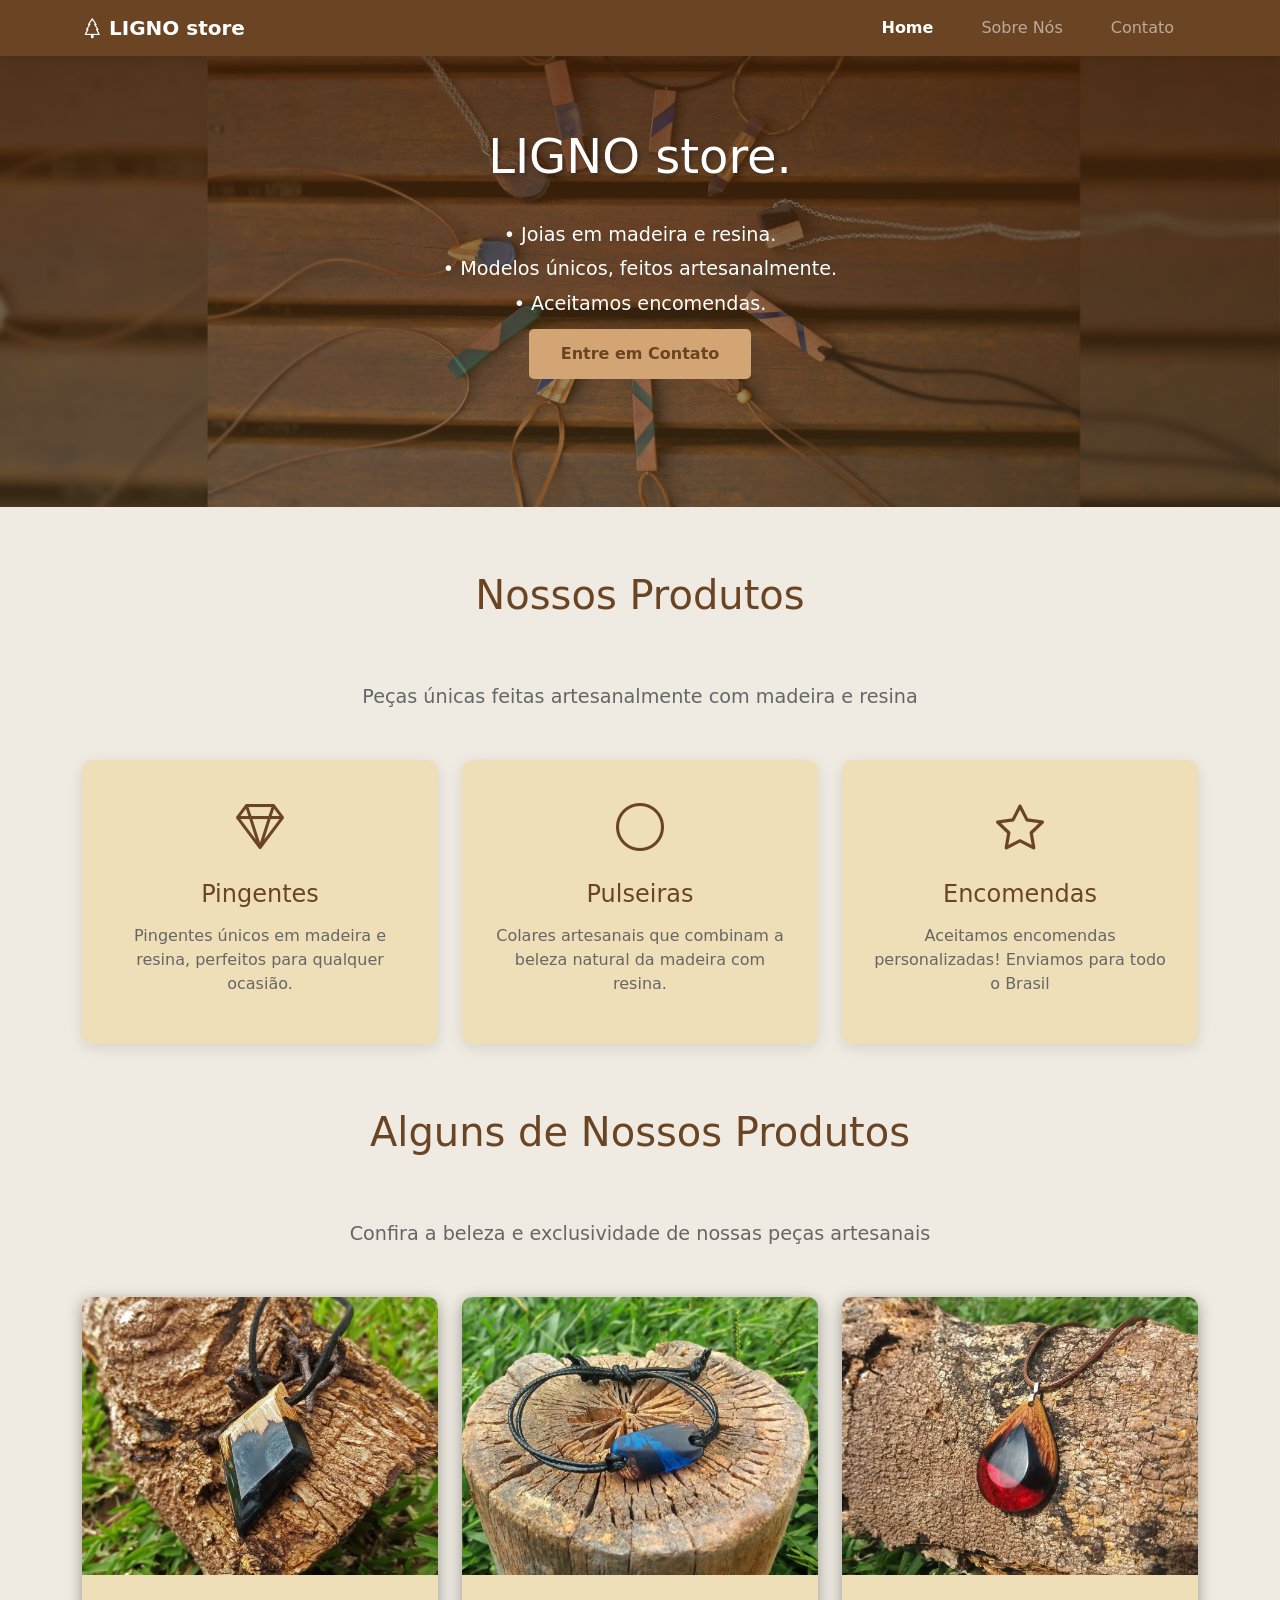
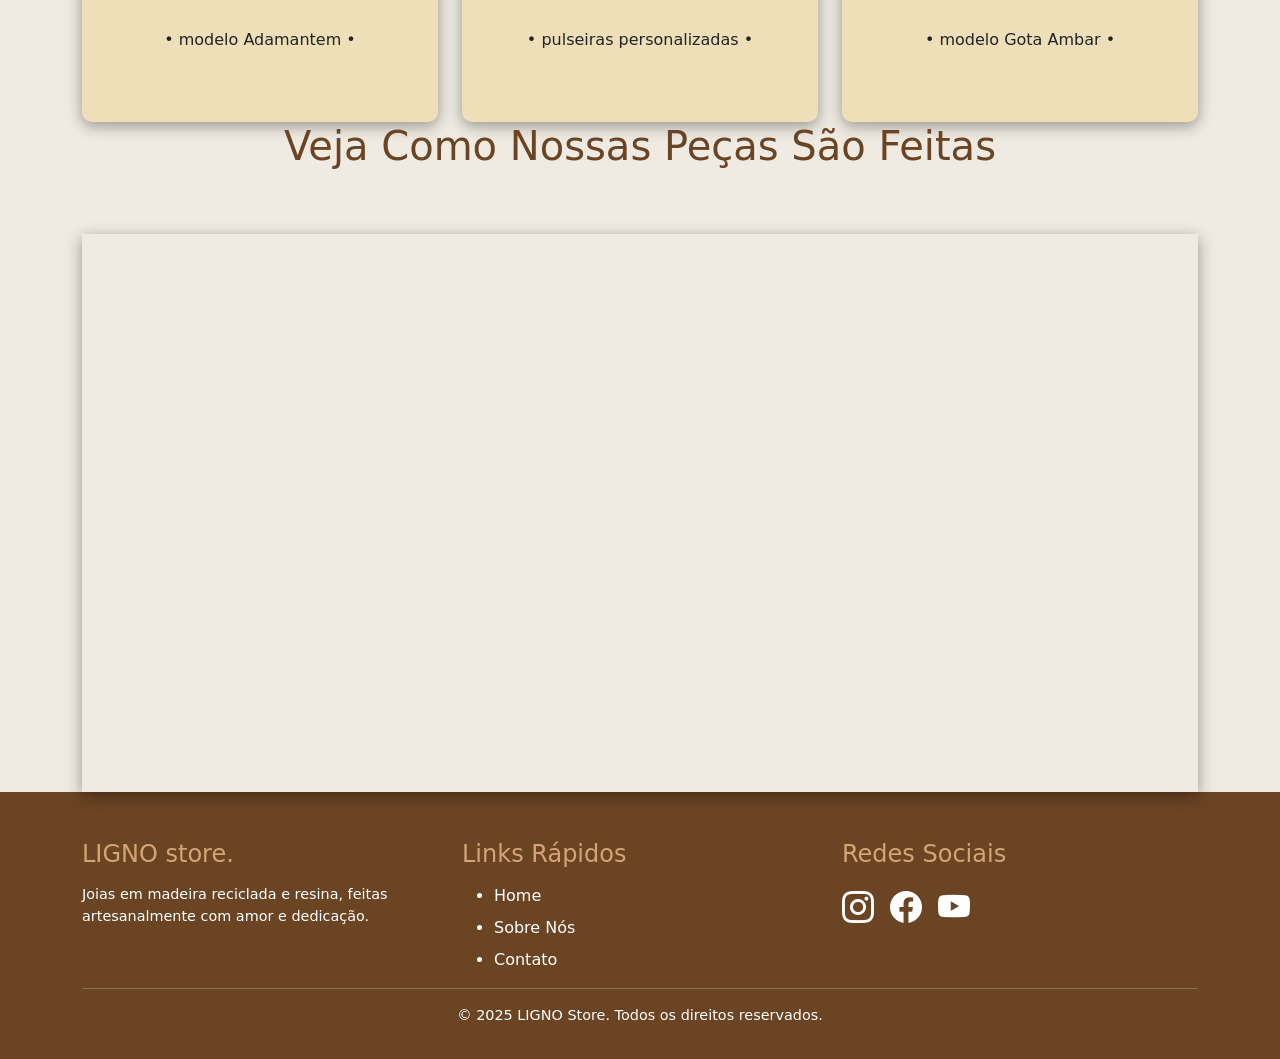
<file: index.html>
<!DOCTYPE html>
<html lang="pt-BR">

<head>
    <meta charset="UTF-8">
    <meta name="viewport" content="width=device-width, initial-scale=1.0">
    <title>LIGNO Store - Joias em Madeira e Resina</title>
    <link rel="stylesheet" href="style.css">
    <link href="https://cdn.jsdelivr.net/npm/bootstrap@5.3.0/dist/css/bootstrap.min.css" rel="stylesheet">
    <link rel="stylesheet" href="https://cdn.jsdelivr.net/npm/bootstrap-icons@1.11.0/font/bootstrap-icons.css">
</head>

<body>
    <!-- Cabeçalho -->
    <header>
        <nav class="navbar navbar-expand-lg navbar-dark">
            <div class="container">
                <a class="navbar-brand" href="index.html">
                    <i class="bi bi-tree"></i> LIGNO store
                </a>
                <button class="navbar-toggler" type="button" data-bs-toggle="collapse" data-bs-target="#navbarNav">
                    <span class="navbar-toggler-icon"></span>
                </button>
                <div class="collapse navbar-collapse" id="navbarNav">
                    <ul class="navbar-nav ms-auto">
                        <li class="nav-item">
                            <a class="nav-link active" href="index.html">Home</a>
                        </li>
                        <li class="nav-item">
                            <a class="nav-link" href="sobre.html">Sobre Nós</a>
                        </li>
                        <li class="nav-item">
                            <a class="nav-link" href="contato.html">Contato</a>
                        </li>
                    </ul>
                </div>
            </div>
        </nav>
    </header>

    <!-- Banner  -->
    <section class="banner">
        <div class="banner-content">
            <h1>LIGNO store.</h1>
            <p class="banner-description">
                • Joias em madeira e resina.<br>

                • Modelos únicos, feitos artesanalmente.<br>

                • Aceitamos encomendas.
            </p>
            <a href="contato.html" class="btn-custom">Entre em Contato</a>
        </div>
    </section>

    <!-- Seção destaque -->
    <section class="products-section">
        <div class="container">
            <h2 class="section-title">Nossos Produtos</h2>
            <p class="section-subtitle">Peças únicas feitas artesanalmente com madeira e resina</p>
            <div class="row g-4">
                <div class="col-md-4">
                    <div class="valor-card">
                        <div class="valor-icon">
                            <i class="bi bi-gem"></i>
                        </div>
                        <h3>Pingentes</h3>
                        <p>Pingentes únicos em madeira e resina, perfeitos para qualquer ocasião.</p>
                    </div>
                </div>
                <div class="col-md-4">
                    <div class="valor-card">
                        <div class="valor-icon">
                            <i class="bi bi-circle"></i>
                        </div>
                        <h3>Pulseiras</h3>
                        <p>Colares artesanais que combinam a beleza natural da madeira com resina.</p>
                    </div>
                </div>
                <div class="col-md-4">
                    <div class="valor-card">
                        <div class="valor-icon">
                            <i class="bi bi-star"></i>
                        </div>
                        <h3>Encomendas</h3>
                        <p>Aceitamos encomendas personalizadas!
                            Enviamos para todo o Brasil</p>
                    </div>
                </div>
            </div>
        </div>
    </section>

    <!-- Galeria produtos -->
    <section class="galeria-section">
        <div class="container">
            <h2 class="section-title">Alguns de Nossos Produtos</h2>
            <p class="section-subtitle">Confira a beleza e exclusividade de nossas peças artesanais</p>
            <div class="row g-4">
                <div class="col-md-4">
                    <div class="galeria-item">
                        <img src="img/produto_1.jpg" alt="Pingente de madeira e resina modelo Adamantem">
                        <p class="galeria-tex">• modelo Adamantem •</p>
                    </div>
                </div>
                <div class="col-md-4">
                    <div class="galeria-item">
                        <img src="img/produto_2.png" alt="Pulseiras personalizadas de madeira">
                        <p class="galeria-tex">• pulseiras personalizadas •</p>
                    </div>
                </div>
                <div class="col-md-4">
                    <div class="galeria-item">
                        <img src="img/produto_3.png" alt="Pingente de madeira e resina modelo Gota Ambar">
                        <p class="galeria-tex">• modelo Gota Ambar •</p>
                    </div>
                </div>
            </div>
        </div>
    </section>

    <!-- Video do Processo -->
    <section class="video-process-section">
        <div class="container">
            <h2 class="section-title">Veja Como Nossas Peças São Feitas</h2>
            <div class="video-responsive">
                <iframe src="https://www.youtube.com/embed/KIT_mAagvH8?si=KNe0CRrN9CR27ryN" title="YouTube video player"
                    frameborder="0"
                    allow="accelerometer; autoplay; clipboard-write; encrypted-media; gyroscope; picture-in-picture; web-share"
                    allowfullscreen></iframe>
            </div>
        </div>
    </section>

    <!-- Rodapé -->
    <footer>
        <div class="container">
            <div class="row">
                <div class="col-md-4">
                    <h4>LIGNO store.</h4>
                    <p>Joias em madeira reciclada e resina, feitas artesanalmente com amor e dedicação.</p>
                </div>
                <div class="col-md-4">
                    <h4>Links Rápidos</h4>
                    <ul class="footer-links">
                        <li><a href="index.html">Home</a></li>
                        <li><a href="sobre.html">Sobre Nós</a></li>
                        <li><a href="contato.html">Contato</a></li>
                    </ul>
                </div>
                <div class="col-md-4">
                    <h4>Redes Sociais</h4>
                    <div class="social-links">
                        <a href="https://www.instagram.com/lignostore/" target="_blank" title="Instagram"><i
                                class="bi bi-instagram"></i></a>
                        <a href="https://www.facebook.com/Lignostore2" target="_blank" title="Facebook"><i
                                class="bi bi-facebook"></i></a>
                        <a href="https://www.youtube.com/@lignostore5789" target="_blank" title="YouTube"><i
                                class="bi bi-youtube"></i></a>
                    </div>
                </div>
            </div>
            <div class="footer-bottom">
                <p>&copy; 2025 LIGNO Store. Todos os direitos reservados.</p>
            </div>
        </div>
    </footer>

    <script src="https://cdn.jsdelivr.net/npm/bootstrap@5.3.0/dist/js/bootstrap.bundle.min.js"></script>
    <script src="script.js"></script>
</body>

</html>
</file>
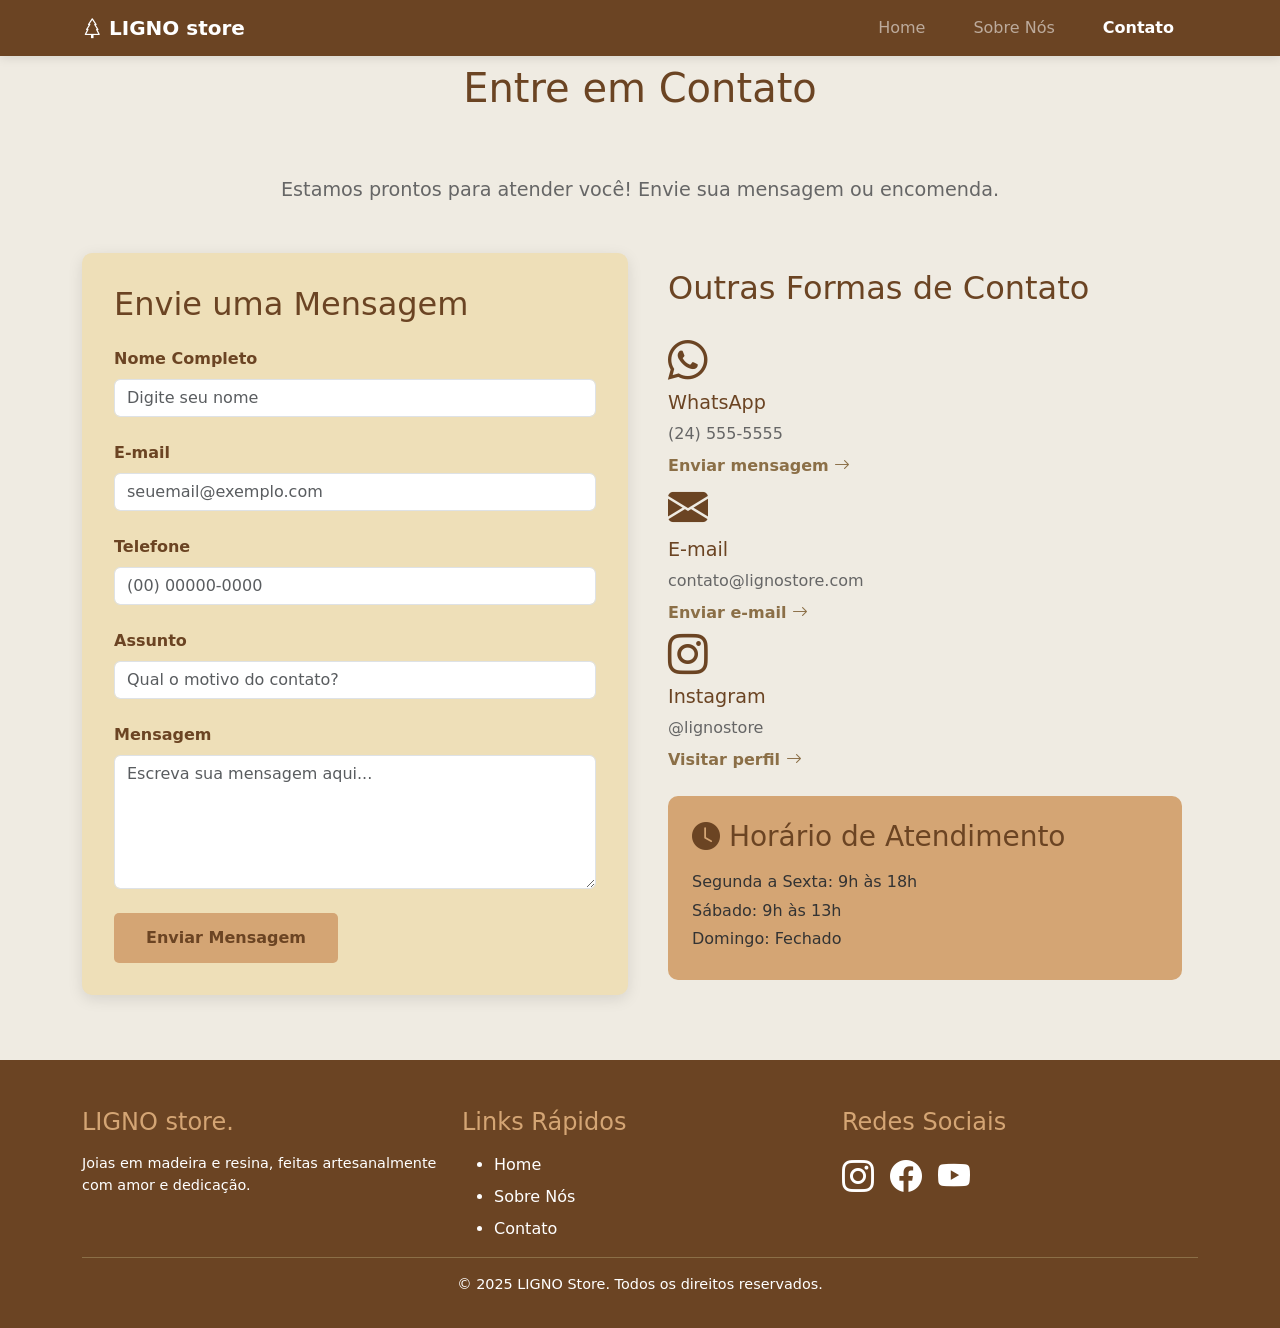
<file: contato.html>
<!DOCTYPE html>
<html lang="pt-BR">
<head>
    <meta charset="UTF-8">
    <meta name="viewport" content="width=device-width, initial-scale=1.0">
    <title>Contato - LIGNO Store</title>
    <link rel="stylesheet" href="style.css">
    <link href="https://cdn.jsdelivr.net/npm/bootstrap@5.3.0/dist/css/bootstrap.min.css" rel="stylesheet">
    <link rel="stylesheet" href="https://cdn.jsdelivr.net/npm/bootstrap-icons@1.11.0/font/bootstrap-icons.css">
</head>
<body>
    <!-- Cabeçalho -->
    <header>
        <nav class="navbar navbar-expand-lg navbar-dark">
            <div class="container">
                <a class="navbar-brand" href="index.html">
                    <i class="bi bi-tree"></i> LIGNO store
                </a>
                <button class="navbar-toggler" type="button" data-bs-toggle="collapse" data-bs-target="#navbarNav">
                    <span class="navbar-toggler-icon"></span>
                </button>
                <div class="collapse navbar-collapse" id="navbarNav">
                    <ul class="navbar-nav ms-auto">
                        <li class="nav-item">
                            <a class="nav-link" href="index.html">Home</a>
                        </li>
                        <li class="nav-item">
                            <a class="nav-link" href="sobre.html">Sobre Nós</a>
                        </li>
                        <li class="nav-item">
                            <a class="nav-link active" href="contato.html">Contato</a>
                        </li>
                    </ul>
                </div>
            </div>
        </nav>
    </header>

    <!-- Seção form -->
    <section class="contato-section">
        <div class="container">
            <h1 class="section-title">Entre em Contato</h1>
            <p class="section-subtitle">Estamos prontos para atender você! Envie sua mensagem ou encomenda.</p>
            
            <div class="row">
                <div class="col-md-6">
                    <div class="contato-form-container">
                        <h2>Envie uma Mensagem</h2>
                        <form id="contatoForm" onsubmit="enviarFormulario(event )">
                            <div class="form-group">
                                <label for="nome">Nome Completo</label>
                                <input type="text" id="nome" name="nome" class="form-control" placeholder="Digite seu nome" required>
                            </div>
                            <div class="form-group">
                                <label for="email">E-mail</label>
                                <input type="email" id="email" name="email" class="form-control" placeholder="seuemail@exemplo.com" required>
                            </div>
                            <div class="form-group">
                                <label for="telefone">Telefone</label>
                                <input type="tel" id="telefone" name="telefone" class="form-control" placeholder="(00) 00000-0000">
                            </div>
                            <div class="form-group">
                                <label for="assunto">Assunto</label>
                                <input type="text" id="assunto" name="assunto" class="form-control" placeholder="Qual o motivo do contato?" required>
                            </div>
                            <div class="form-group">
                                <label for="mensagem">Mensagem</label>
                                <textarea id="mensagem" name="mensagem" class="form-control" rows="5" placeholder="Escreva sua mensagem aqui..." required></textarea>
                            </div>
                            <button type="submit" class="btn-custom">Enviar Mensagem</button>
                        </form>
                        <div id="successMessage" class="success-message" style="display: none;">
                            <i class="bi bi-check-circle-fill"></i>
                            <p>Mensagem enviada com sucesso! Entraremos em contato em breve.</p>
                        </div>
                        <div id="errorMessage" class="error-message" style="display: none;">
                            <i class="bi bi-x-circle-fill"></i>
                            <p>Erro ao enviar mensagem. Por favor, tente novamente mais tarde.</p>
                        </div>
                    </div>
                </div>
                
                <div class="col-md-6">
                    <div class="contato-info">
                        <h2>Outras Formas de Contato</h2>
                        <div class="contato-card">
                            <div class="contato-icon"><i class="bi bi-whatsapp"></i></div>
                            <div class="contato-details">
                                <h3>WhatsApp</h3>
                                <p>(24) 555-5555</p>
                                <a href="https://wa.me/55555555555" target="_blank" class="contato-link">Enviar mensagem <i class="bi bi-arrow-right"></i></a>
                            </div>
                        </div>
                        <div class="contato-card">
                            <div class="contato-icon"><i class="bi bi-envelope-fill"></i></div>
                            <div class="contato-details">
                                <h3>E-mail</h3>
                                <p>contato@lignostore.com</p>
                                <a href="mailto:contato@lignostore.com" class="contato-link">Enviar e-mail <i class="bi bi-arrow-right"></i></a>
                            </div>
                        </div>
                        <div class="contato-card">
                            <div class="contato-icon"><i class="bi bi-instagram"></i></div>
                            <div class="contato-details">
                                <h3>Instagram</h3>
                                <p>@lignostore</p>
                                <a href="https://www.instagram.com/lignostore/" target="_blank" class="contato-link">Visitar perfil <i class="bi bi-arrow-right"></i></a>
                            </div>
                        </div>
                        <div class="horaAtendimento">
                            <h3><i class="bi bi-clock-fill"></i> Horário de Atendimento</h3>
                            <p>Segunda a Sexta: 9h às 18h</p>
                            <p>Sábado: 9h às 13h</p>
                            <p>Domingo: Fechado</p>
                        </div>
                    </div>
                </div>
            </div>
        </div>
    </section>

    <!-- Rodapé -->
    <footer>
        <div class="container">
            <div class="row">
                <div class="col-md-4">
                    <h4>LIGNO store.</h4>
                    <p>Joias em madeira e resina, feitas artesanalmente com amor e dedicação.</p>
                </div>
                <div class="col-md-4">
                    <h4>Links Rápidos</h4>
                    <ul class="footer-links">
                        <li><a href="index.html">Home</a></li>
                        <li><a href="sobre.html">Sobre Nós</a></li>
                        <li><a href="contato.html">Contato</a></li>
                    </ul>
                </div>
                <div class="col-md-4">
                    <h4>Redes Sociais</h4>
                    <div class="social-links">
                        <a href="https://www.instagram.com/lignostore/" target="_blank" title="Instagram"><i class="bi bi-instagram"></i></a>
                        <a href="https://www.facebook.com/Lignostore" target="_blank" title="Facebook"><i class="bi bi-facebook"></i></a>
                        <a href="https://www.youtube.com/@lignostore5789" target="_blank" title="YouTube"><i class="bi bi-youtube"></i></a>
                    </div>
                </div>
            </div>
            <div class="footer-bottom">
                <p>&copy; 2025 LIGNO Store. Todos os direitos reservados.</p>
            </div>
        </div>
    </footer>

    <script src="https://cdn.jsdelivr.net/npm/bootstrap@5.3.0/dist/js/bootstrap.bundle.min.js"></script>
    <script src="script.js"></script>
</body>
</html>
</file>
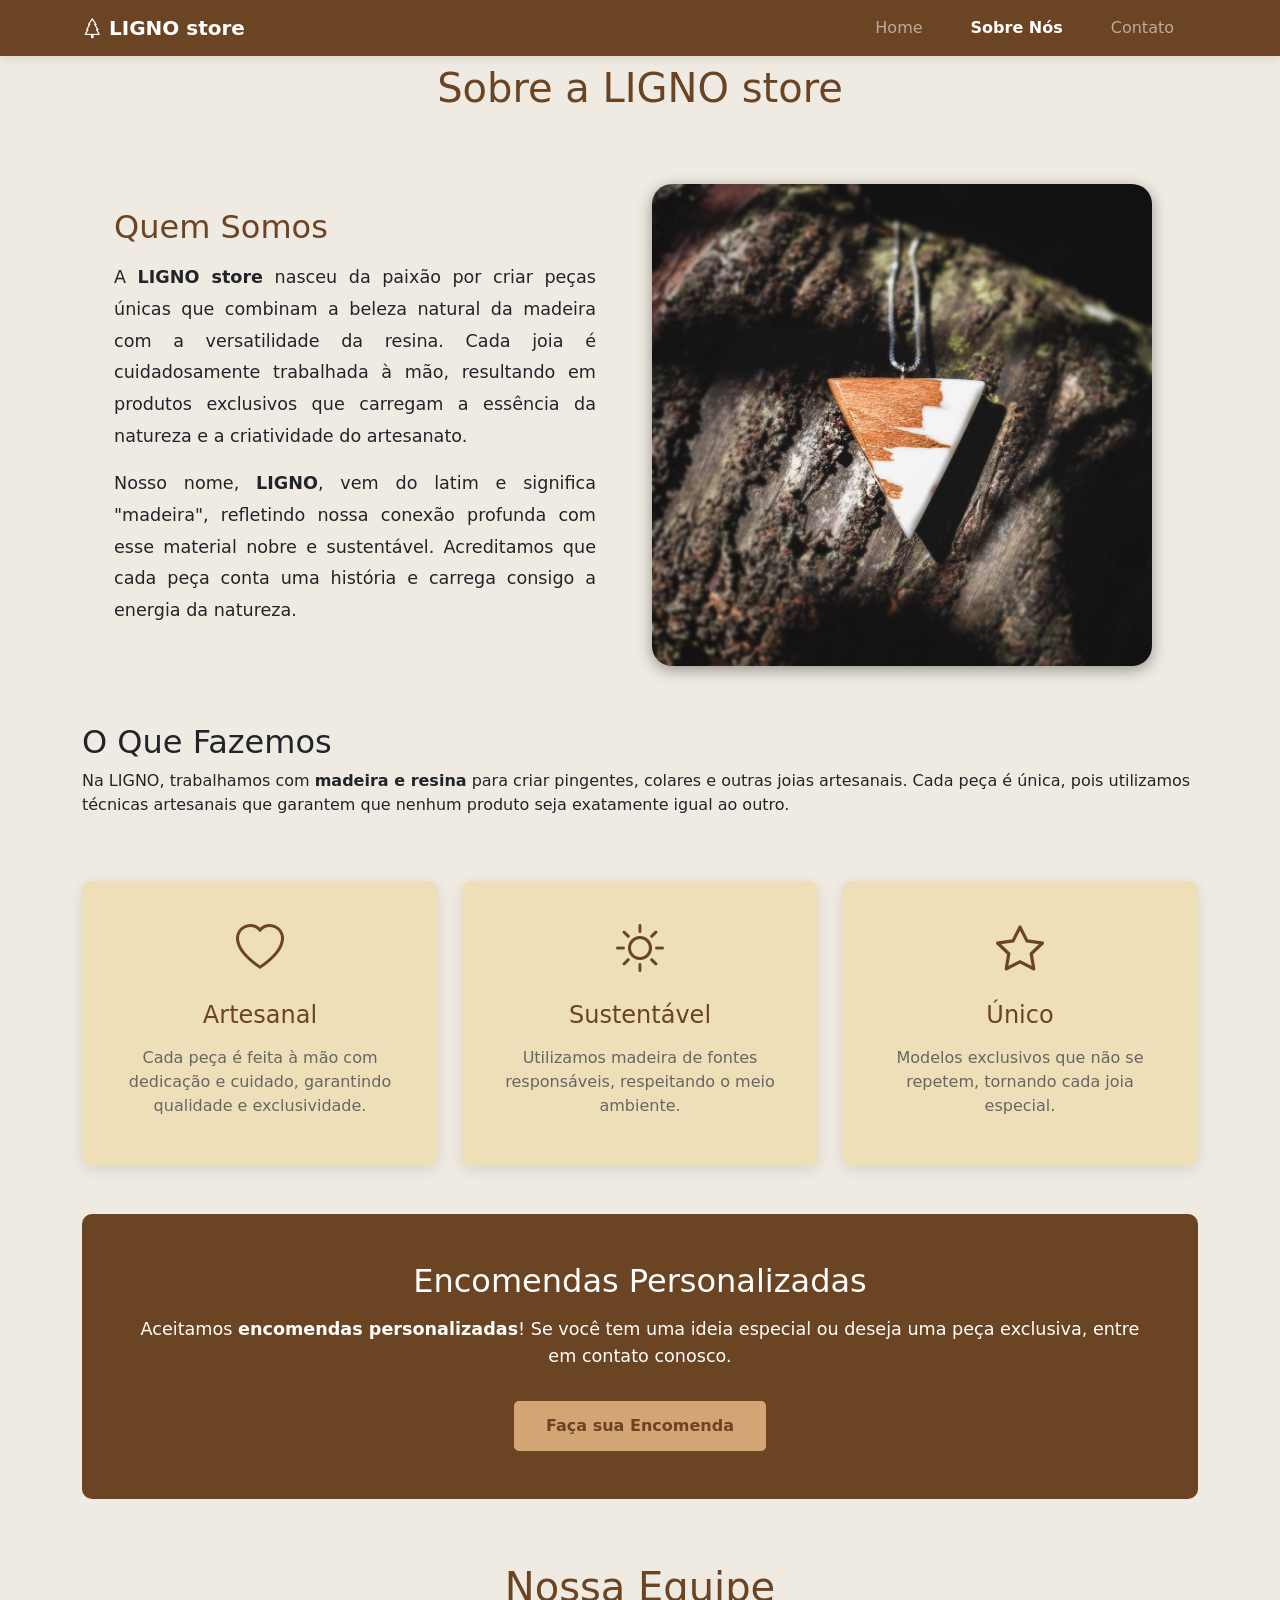
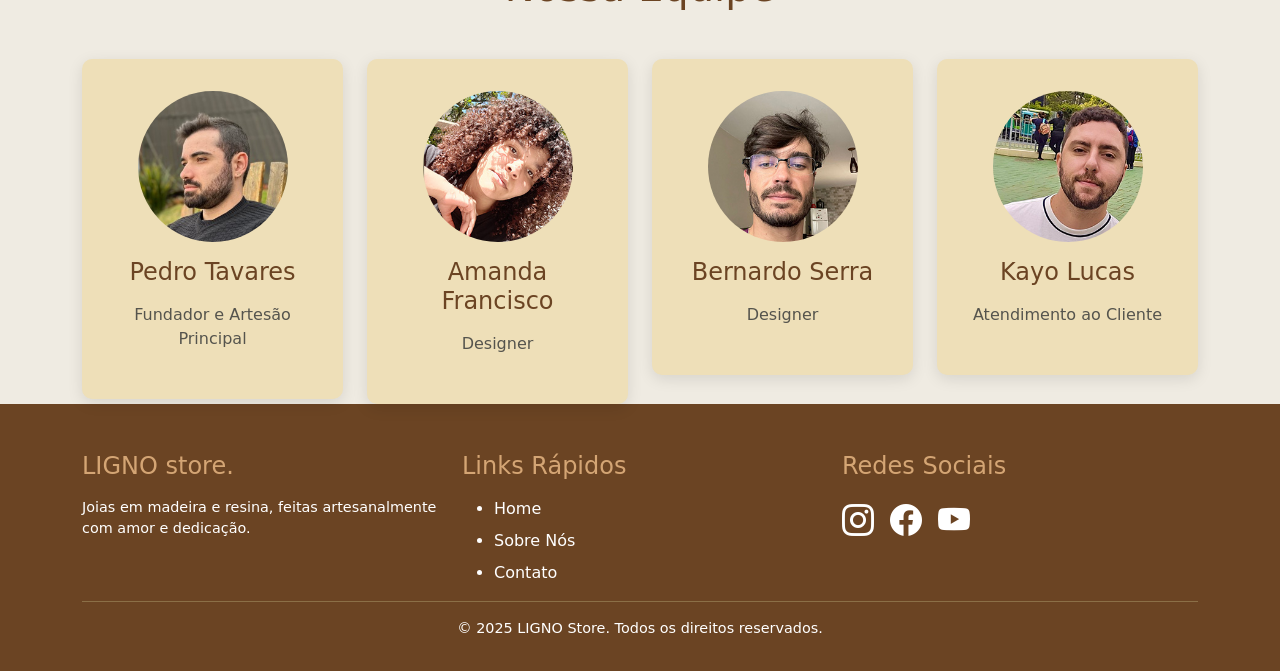
<file: sobre.html>
<!DOCTYPE html>
<html lang="pt-BR">

<head>
    <meta charset="UTF-8">
    <meta name="viewport" content="width=device-width, initial-scale=1.0">
    <title>Sobre Nós - LIGNO Store</title>
    <link rel="stylesheet" href="style.css">
    <link href="https://cdn.jsdelivr.net/npm/bootstrap@5.3.0/dist/css/bootstrap.min.css" rel="stylesheet">
    <link rel="stylesheet" href="https://cdn.jsdelivr.net/npm/bootstrap-icons@1.11.0/font/bootstrap-icons.css">
</head>

<body>
    <!-- Cabeçalho  -->
    <header>
        <nav class="navbar navbar-expand-lg navbar-dark">
            <div class="container">
                <a class="navbar-brand" href="index.html">
                    <i class="bi bi-tree"></i> LIGNO store
                </a>
                <button class="navbar-toggler" type="button" data-bs-toggle="collapse" data-bs-target="#navbarNav">
                    <span class="navbar-toggler-icon"></span>
                </button>
                <div class="collapse navbar-collapse" id="navbarNav">
                    <ul class="navbar-nav ms-auto">
                        <li class="nav-item">
                            <a class="nav-link" href="index.html">Home</a>
                        </li>
                        <li class="nav-item">
                            <a class="nav-link active" href="sobre.html">Sobre Nós</a>
                        </li>
                        <li class="nav-item">
                            <a class="nav-link" href="contato.html">Contato</a>
                        </li>
                    </ul>
                </div>
            </div>
        </nav>
    </header>

    <!-- Seção sobre nós -->
    <section class="about-section">
        <div class="container">
            <h1 class="section-title">Sobre a LIGNO store</h1>

            <div class="row align-items-center">
                <div class="col-md-6">
                    <div class="about-content">
                        <h2>Quem Somos</h2>
                        <p>
                            A <strong>LIGNO store</strong> nasceu da paixão por criar peças únicas que
                            combinam a beleza natural da madeira com a versatilidade da resina. Cada
                            joia é cuidadosamente trabalhada à mão, resultando em produtos exclusivos
                            que carregam a essência da natureza e a criatividade do artesanato.
                        </p>
                        <p>
                            Nosso nome, <strong>LIGNO</strong>, vem do latim e significa "madeira",
                            refletindo nossa conexão profunda com esse material nobre e sustentável.
                            Acreditamos que cada peça conta uma história e carrega consigo a energia
                            da natureza.
                        </p>
                    </div>
                </div>
                <div class="col-md-6">
                    <div class="sobre-image">
                        <img class="galeria-sobre" src="img/pingente1.jpg"
                            alt="Pingente de madeira e resina em detalhe">
                    </div>
                </div>
            </div>

            <div class="row mt-5">
                <div class="col-md-12">
                    <h2>O Que Fazemos</h2>
                    <p>
                        Na LIGNO, trabalhamos com <strong>madeira e resina</strong> para criar
                        pingentes, colares e outras joias artesanais. Cada peça é única, pois
                        utilizamos técnicas artesanais que garantem que nenhum produto seja
                        exatamente igual ao outro.
                    </p>
                </div>
            </div>

            <div class="row g-4 mt-4">
                <div class="col-md-4">
                    <div class="valor-card">
                        <div class="valor-icon"><i class="bi bi-heart"></i></div>
                        <h3>Artesanal</h3>
                        <p>Cada peça é feita à mão com dedicação e cuidado, garantindo qualidade e exclusividade.</p>
                    </div>
                </div>
                <div class="col-md-4">
                    <div class="valor-card">
                        <div class="valor-icon"><i class="bi bi-sun"></i></div>
                        <h3>Sustentável</h3>
                        <p>Utilizamos madeira de fontes responsáveis, respeitando o meio ambiente.</p>
                    </div>
                </div>
                <div class="col-md-4">
                    <div class="valor-card">
                        <div class="valor-icon"><i class="bi bi-star"></i></div>
                        <h3>Único</h3>
                        <p>Modelos exclusivos que não se repetem, tornando cada joia especial.</p>
                    </div>
                </div>
            </div>

            <div class="row mt-5">
                <div class="col-md-12">
                    <div class="custom-order-box">
                        <h2>Encomendas Personalizadas</h2>
                        <p>
                            Aceitamos <strong>encomendas personalizadas</strong>! Se você tem uma
                            ideia especial ou deseja uma peça exclusiva, entre em contato conosco.
                        </p>
                        <a href="contato.html" class="btn-custom">Faça sua Encomenda</a>
                    </div>
                </div>
            </div>
        </div>
    </section>

    <!-- Nossa Equipe -->
    <section class="team-section">
        <div class="container">
            <h2 class="section-title text-center mb-5">Nossa Equipe</h2>
            <div class="row g-4">
                <div class="col-md-3">
                    <div class="valor-card">
                        <div class="valor-icon">
                            <img src="./img/Pedro.jpg" class="img-fluid rounded-circle mx-auto d-block"
                                alt="Pedro Tavares" width="150" height="150">
                        </div>
                        <h3>Pedro Tavares</h3>
                        <p class="text-muted">Fundador e Artesão Principal</p>
                    </div>
                </div>
                <div class="col-md-3">
                    <div class="valor-card">
                        <div class="valor-icon">
                            <img src="./img/Amanda.jpg" class="img-fluid rounded-circle mx-auto d-block"
                                alt="Amanda Francisco" width="150" height="150">
                        </div>
                        <h3>Amanda Francisco</h3>
                        <p class="text-muted">Designer</p>
                    </div>
                </div>
                <div class="col-md-3">
                    <div class="valor-card">
                        <div class="valor-icon">
                            <img src="./img/Bernardo.jpg" class="img-fluid rounded-circle mx-auto d-block"
                                alt="Bernardo Serra" width="150" height="150">
                        </div>
                        <h3>Bernardo Serra</h3>
                        <p class="text-muted">Designer</p>
                    </div>
                </div>
                <div class="col-md-3">
                    <div class="valor-card">
                        <div class="valor-icon">
                            <img src="./img/Kayo.jpg" class="img-fluid rounded-circle mx-auto d-block" alt="Kayo Lucas"
                                width="150" height="150">
                        </div>
                        <h3>Kayo Lucas</h3>
                        <p class="text-muted">Atendimento ao Cliente</p>
                    </div>
                </div>
            </div>
        </div>
    </section>

    <!-- Rodapé -->
    <footer>
        <div class="container">
            <div class="row">
                <div class="col-md-4">
                    <h4>LIGNO store.</h4>
                    <p>Joias em madeira e resina, feitas artesanalmente com amor e dedicação.</p>
                </div>
                <div class="col-md-4">
                    <h4>Links Rápidos</h4>
                    <ul class="footer-links">
                        <li><a href="index.html">Home</a></li>
                        <li><a href="sobre.html">Sobre Nós</a></li>
                        <li><a href="contato.html">Contato</a></li>
                    </ul>
                </div>
                <div class="col-md-4">
                    <h4>Redes Sociais</h4>
                    <div class="social-links">
                        <a href="https://www.instagram.com/lignostore/" target="_blank" title="Instagram"><i
                                class="bi bi-instagram"></i></a>
                        <a href="https://www.facebook.com/Lignostore2" target="_blank" title="Facebook"><i
                                class="bi bi-facebook"></i></a>
                        <a href="https://www.youtube.com/@lignostore5789" target="_blank" title="YouTube"><i
                                class="bi bi-youtube"></i></a>
                    </div>
                </div>
            </div>
            <div class="footer-bottom">
                <p>&copy; 2025 LIGNO Store. Todos os direitos reservados.</p>
            </div>
        </div>
    </footer>

    <script src="https://cdn.jsdelivr.net/npm/bootstrap@5.3.0/dist/js/bootstrap.bundle.min.js"></script>
    <script src="script.js"></script>
</body>

</html>
</file>
<file: style.css>
/* palheta de cor */
:root {
    --cor-primaria: #6B4423;        /* Marrom madeira */
    --cor-secundaria: #8B6F47;      /* Marrom claro */
    --cor-destaque: #D4A574;        /* Bege dourado */
    --cor-texto: #333333;           /* Texto escuro */
    --cor-texto-claro: #666666;     /* Texto cinza */
    --cor-fundo: #efebe2;           /* Fundo claro */
    --cor-branco: #FFFFFF;          /* Branco */
    --cor-sucesso: #4CAF50;         /* Verde sucesso */
    --cor-card: #eedfb8;            /* Cor card */
}

/* Reset */
* {
    margin: 0;
    padding: 0;
    box-sizing: border-box;
}


body {
    font-family: 'Arial', sans-serif;
    color: var(--cor-texto);
    background-color: var(--cor-fundo);
    line-height: 1.6;
}

header {
    position: fixed;
    width: 100%;
    background-color: var(--cor-primaria);
    box-shadow: 0 2px 10px rgba(0, 0, 0, 0.1);
    z-index: 1000;
}

/* Estilo da barra de navegação */
.navbar {
    padding: 1rem 0;
}

/* Estilo da logo */
.navbar-brand {
    font-size: 1.5rem;
    font-weight: bold;
    color: var(--cor-branco);
}

/* Efeito hover na marca */
.navbar-brand:hover {
    color: var(--cor-destaque);
}

/* Estilo dos links do menu */
.nav-link {
    color: var(--cor-branco);
    margin: 0 1rem;
    transition: color 0.3s;
}

/* Efeito hover nos links */
.nav-link:hover {
    color: var(--cor-destaque);
}

/* Link ativo */
.nav-link.active {
    color: var(--cor-destaque);
    font-weight: bold;
}

.banner {
    /* Imagem de fundo com gradiente sobreposto para melhor legibilidade do texto */
    background-image: linear-gradient(rgba(86, 42, 9, 0.7), rgba(133, 94, 40, 0.363)), url('img/banner1.jpg');
    background-size: cover;
    background-position: center;
    background-repeat: no-repeat;
    color: var(--cor-branco);
    padding: 8rem 2rem;
    text-align: center;
}

/* Conteúdo do banner */
.banner-content h1 {
    font-size: 3rem;
    margin-bottom: 1rem;
    text-shadow: 2px 2px 4px rgba(0, 0, 0, 0.3);
}

.banner-content p {
    font-size: 1.2rem;
    margin-bottom: 0.5rem;
}

.banner-description {
    margin: 2rem 0;
    font-size: 1.1rem;
    line-height: 1.8;
}

/* Botoes */
.btn-custom {
    background-color: var(--cor-destaque);
    color: var(--cor-primaria);
    padding: 0.8rem 2rem;
    border: none;
    border-radius: 5px;
    font-size: 1rem;
    font-weight: bold;
    text-decoration: none;
    display: inline-block;
    transition: background-color 0.3s, transform 0.2s;
    cursor: pointer;
}

/* Efeito hover no botão */
.btn-custom:hover {
    background-color: var(--cor-secundaria);
    color: var(--cor-branco);
    transform: translateY(-2px);
}

/* Seçoés gerais  */
.products-section,
.gallery-section,
.about-section,
.contato-section {
    background-color: var(--cor-fundo);
    padding: 4rem 2rem;
}

/* Títulos de seção */
.section-title,
.page-title {
    font-size: 2.5rem;
    color: var(--cor-primaria);
    text-align: center;
    margin-bottom: 4rem;
}

/* Subtítulos de seção */
.section-subtitle,
.page-subtitle {
    background-color: var(--cor-fundo);
    font-size: 1.2rem;
    color: var(--cor-texto-claro);
    text-align: center;
    margin-bottom: 3rem;
}

/* Cards produtos  */
.product-card {
    background-color: var(--cor-card);
    padding: 2rem;
    border-radius: 10px;
    text-align: center;
    box-shadow: 0 4px 15px rgba(0, 0, 0, 0.1);
    transition: transform 0.3s, box-shadow 0.3s;
}

/* Efeito hover no card */
.product-card:hover {
    transform: translateY(-10px);
    box-shadow: 0 8px 25px rgba(0, 0, 0, 0.15);
}

/* Ícone do produto */
.product-image {
    font-size: 4rem;
    color: var(--cor-primaria);
    margin-bottom: 1rem;
}

/* Título do produto */
.product-card h3 {
    font-size: 1.5rem;
    color: var(--cor-primaria);
    margin-bottom: 1rem;
}

/* Descrição do produto */
.product-card p {
    color: var(--cor-texto-claro);
    font-size: 1rem;
}

/* Galeria imagens  */
.galeria-section {
    background-color: var(--cor-fundo);
    text-align: center;
}

.galeria-item {
    background-color: var(--cor-card);
    border-radius: 10px;
    overflow: hidden;
    box-shadow: 0 4px 15px rgba(0, 0, 0, 0.367);
    transition: transform 0.3s;
}

.galeria-tex {
    padding: 15%
}

/* Efeito hover na galeria */
.galeria-item:hover {
    transform: scale(0.6);
}

/* Imagens da galeria */
.galeria-item img {
    width: 100%;
    height: auto;
    display: block;
}

.galeria-item:hover {
    transform: scale(1.1);
}

.galeria-sobre {
    width: 500px; 
    border-radius: 20px;
    box-shadow: 0 4px 15px rgba(0, 0, 0, 0.367);
    transition: transform 0.3s;
}

.galeria-sobre:hover {
    transform: scale(1.3);
}

/* VIDEO */


section  {
    background-color: var(--cor-fundo);
}

.video-responsive {
    position: relative;
    padding-bottom: 50%; 
    overflow: hidden;
    max-width: 100%; /* Limita o tamanho máximo do vídeo */
    box-shadow: 0 4px 15px rgba(0, 0, 0, 0.367);
}

.video-responsive iframe {
    position: absolute;
    top: 0;
    left: 0;
    width: 100%; 
    height: 100%;
}

/* pagina sobre  */
.about-content {
    background-color: var(--cor-fundo);
    padding: 2rem;
}

.about-content h2 {
    color: var(--cor-primaria);
    font-size: 2rem;
    margin-bottom: 1rem;
}

.about-content p {
    font-size: 1.1rem;
    line-height: 1.8;
    margin-bottom: 1rem;
    text-align: justify;
}

/* Imagem/ícone sobre */
.about-image {
    background-color: var(--cor-fundo);
    text-align: center;
    font-size: 15rem;
    color: var(--cor-destaque);
}

/* Cards de valores */

.valor-card {
    background-color: var(--cor-card);
    padding: 2rem;
    border-radius: 10px;
    text-align: center;
    box-shadow: 0 4px 15px rgba(0, 0, 0, 0.1);
    transition: transform 0.3s;
}

.valor-card:hover {
    transform: translateY(-5px);
}

.valor-icon {
    font-size: 3rem;
    color: var(--cor-primaria);
    margin-bottom: 1rem;
}

.valor-card h3 {
    color: var(--cor-primaria);
    font-size: 1.5rem;
    margin-bottom: 1rem;
}

.valor-card p {
    color: var(--cor-texto-claro);
}

/* Box de encomendas personalizadas */
.custom-order-box {
    background: var(--cor-primaria);
    color: var(--cor-branco);
    padding: 3rem;
    border-radius: 10px;
    text-align: center;
}

.custom-order-box h2 {
    color: var(--cor-branco);
    margin-bottom: 1rem;
}

.custom-order-box p {
    font-size: 1.1rem;
    margin-bottom: 2rem;
}

/* pagina contato  */
.contato-form-container {
    background-color: var(--cor-card);
    padding: 2rem;
    border-radius: 10px;
    box-shadow: 0 4px 15px rgba(0, 0, 0, 0.1);
}

.contato-form-container h2 {
    color: var(--cor-primaria);
    margin-bottom: 1.5rem;
}

/* Grupos de formulário */
.form-group {
    margin-bottom: 1.5rem;
}

/* Labels do formulário */
.form-group label {
    display: block;
    color: var(--cor-primaria);
    font-weight: bold;
    margin-bottom: 0.5rem;
}

/* formulário */
.form-control {
    width: 100%;
    padding: 0.8rem;
    border: 2px solid var(--cor-destaque);
    border-radius: 5px;
    font-size: 1rem;
    transition: border-color 0.3s;
}

/* Efeito focus nos inputs */
.form-control:focus {
    outline: none;
    border-color: var(--cor-primaria);
}

/* Mensagem de sucesso */
.success-message {
    background-color: var(--cor-sucesso);
    color: var(--cor-branco);
    padding: 1.5rem;
    border-radius: 5px;
    text-align: center;
    margin-top: 1.5rem;
}

.success-message i {
    font-size: 2rem;
    margin-bottom: 0.5rem;
}

/* Informações de contato */
.contato-info {
    padding: 1rem;
}

.contato-info h2 {
    color: var(--cor-primaria);
    margin-bottom: 1.5rem;
}

/* Cards de contato */
.contcontatoact-card {
    background-color: var(--cor-fundo);
    padding: 1.5rem;
    border-radius: 10px;
    box-shadow: 0 4px 15px rgba(0, 0, 0, 0.1);
    margin-bottom: 1.5rem;
    display: flex;
    align-items: center;
    transition: transform 0.3s;
}

.contato-card:hover {
    transform: translateX(5px);
}

/* Ícone do card de contato */
.contato-icon {
    font-size: 2.5rem;
    color: var(--cor-primaria);
    margin-right: 1.5rem;
}

/* Detalhes do contato */
.contato-details h3 {
    color: var(--cor-primaria);
    font-size: 1.2rem;
    margin-bottom: 0.5rem;
}

.contato-details p {
    color: var(--cor-texto-claro);
    margin-bottom: 0.5rem;
}

/* Link de contato */
.contato-link {
    color: var(--cor-secundaria);
    text-decoration: none;
    font-weight: bold;
    transition: color 0.3s;
}

.contato-link:hover {
    color: var(--cor-primaria);
}

/* Horário de atendimento */
.horaAtendimento {
    background-color: var(--cor-destaque);
    padding: 1.5rem;
    border-radius: 10px;
    margin-top: 1.5rem;
}

.horaAtendimento h3 {
    color: var(--cor-primaria);
    margin-bottom: 1rem;
}

.horaAtendimento p {
    color: var(--cor-texto);
    margin-bottom: 0.3rem;
}

/* Rodapé  */
footer {
    background-color: var(--cor-primaria);
    color: var(--cor-branco);
    padding: 3rem 2rem 1rem;
}

footer h4 {
    color: var(--cor-destaque);
    margin-bottom: 1rem;
}

footer p {
    color: var(--cor-branco);
    font-size: 0.9rem;
}

.footer-links li {
    margin-bottom: 0.5rem;
}

.footer-links a {
    color: var(--cor-branco);
    text-decoration: none;
    transition: color 0.3s;
}

.footer-links a:hover {
    color: var(--cor-destaque);
}

/* Links de redes sociais */
.social-links {
    display: flex;
    gap: 1rem;
}

.social-links a {
    color: var(--cor-branco);
    font-size: 2rem;
    transition: color 0.3s, transform 0.3s;
}

.social-links a:hover {
    color: var(--cor-destaque);
    transform: scale(1.2);
}

/* Parte inferior do rodapé */
.footer-bottom {
    text-align: center;
    padding-top: 1rem;
    border-top: 1px solid var(--cor-secundaria);
}
</file>
